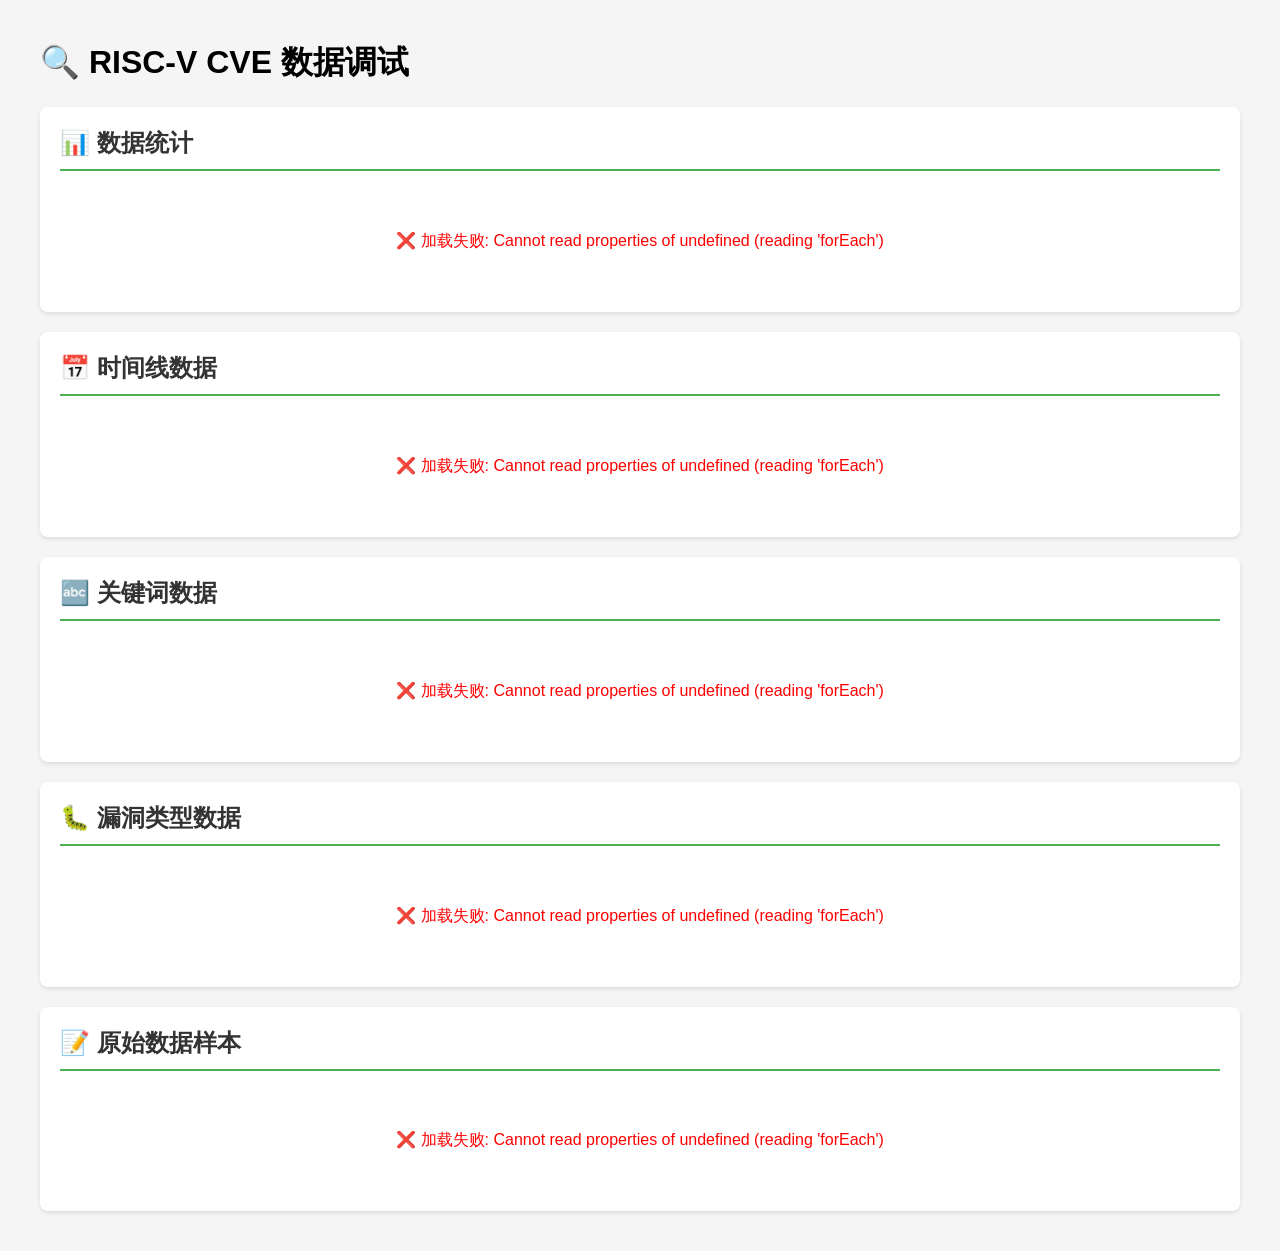
<file: debug.html>
<!DOCTYPE html>
<html lang="zh-CN">
<head>
    <meta charset="UTF-8">
    <meta name="viewport" content="width=device-width, initial-scale=1.0">
    <title>数据调试页面</title>
    <style>
        body {
            font-family: 'Segoe UI', Tahoma, Geneva, Verdana, sans-serif;
            max-width: 1200px;
            margin: 0 auto;
            padding: 20px;
            background: #f5f5f5;
        }
        .debug-section {
            background: white;
            border-radius: 8px;
            padding: 20px;
            margin-bottom: 20px;
            box-shadow: 0 2px 4px rgba(0,0,0,0.1);
        }
        h2 {
            margin-top: 0;
            color: #333;
            border-bottom: 2px solid #4CAF50;
            padding-bottom: 10px;
        }
        pre {
            background: #f8f8f8;
            padding: 15px;
            border-radius: 4px;
            overflow-x: auto;
            font-size: 12px;
            line-height: 1.5;
        }
        .stats {
            display: grid;
            grid-template-columns: repeat(auto-fit, minmax(200px, 1fr));
            gap: 15px;
            margin-top: 15px;
        }
        .stat-card {
            background: linear-gradient(135deg, #667eea 0%, #764ba2 100%);
            color: white;
            padding: 15px;
            border-radius: 8px;
            text-align: center;
        }
        .stat-card .value {
            font-size: 32px;
            font-weight: bold;
            margin: 10px 0;
        }
        .stat-card .label {
            font-size: 14px;
            opacity: 0.9;
        }
        .loading {
            text-align: center;
            padding: 40px;
            color: #999;
        }
    </style>
</head>
<body>
    <h1>🔍 RISC-V CVE 数据调试</h1>
    
    <div class="debug-section">
        <h2>📊 数据统计</h2>
        <div id="stats" class="loading">加载中...</div>
    </div>

    <div class="debug-section">
        <h2>📅 时间线数据</h2>
        <div id="timeline" class="loading">加载中...</div>
    </div>

    <div class="debug-section">
        <h2>🔤 关键词数据</h2>
        <div id="keywords" class="loading">加载中...</div>
    </div>

    <div class="debug-section">
        <h2>🐛 漏洞类型数据</h2>
        <div id="vulnTypes" class="loading">加载中...</div>
    </div>

    <div class="debug-section">
        <h2>📝 原始数据样本</h2>
        <div id="rawData" class="loading">加载中...</div>
    </div>

    <script>
        async function loadData() {
            try {
                // 加载 JSON 数据
                const summaryResponse = await fetch('riscv_cves_classified_summary.json');
                const summaryData = await summaryResponse.json();

                const classifiedResponse = await fetch('riscv_cves_classified.json');
                const classifiedData = await classifiedResponse.json();

                console.log('Summary Data:', summaryData);
                console.log('Classified Data:', classifiedData);

                // 基本统计
                displayStats(summaryData, classifiedData);

                // 时间线数据
                displayTimeline(summaryData);

                // 关键词数据
                displayKeywords(summaryData);

                // 漏洞类型数据
                displayVulnTypes(summaryData);

                // 原始数据样本
                displayRawData(summaryData, classifiedData);

            } catch (error) {
                console.error('加载数据失败:', error);
                document.querySelectorAll('.loading').forEach(el => {
                    el.innerHTML = `<div style="color: red;">❌ 加载失败: ${error.message}</div>`;
                });
            }
        }

        function displayStats(summary, classified) {
            const totalCVEs = summary.total_cves || 0;
            const categories = Object.keys(classified.categories || {}).length;
            const years = new Set();
            
            summary.cves.forEach(cve => {
                const match = cve.cve_id.match(/CVE-(\d{4})-/);
                if (match) years.add(match[1]);
            });

            document.getElementById('stats').innerHTML = `
                <div class="stats">
                    <div class="stat-card">
                        <div class="label">CVE 总数</div>
                        <div class="value">${totalCVEs}</div>
                    </div>
                    <div class="stat-card" style="background: linear-gradient(135deg, #f093fb 0%, #f5576c 100%);">
                        <div class="label">分类数量</div>
                        <div class="value">${categories}</div>
                    </div>
                    <div class="stat-card" style="background: linear-gradient(135deg, #4facfe 0%, #00f2fe 100%);">
                        <div class="label">年份跨度</div>
                        <div class="value">${years.size}</div>
                    </div>
                </div>
            `;
        }

        function displayTimeline(summary) {
            const yearData = {};
            
            summary.cves.forEach(cve => {
                const match = cve.cve_id.match(/CVE-(\d{4})-/);
                if (match) {
                    const year = match[1];
                    yearData[year] = (yearData[year] || 0) + 1;
                }
            });

            const sortedYears = Object.keys(yearData).sort();
            const html = `
                <p><strong>年份范围:</strong> ${sortedYears[0]} - ${sortedYears[sortedYears.length - 1]}</p>
                <pre>${JSON.stringify(yearData, null, 2)}</pre>
            `;

            document.getElementById('timeline').innerHTML = html;
        }

        function displayKeywords(summary) {
            const keywords = {};
            
            summary.cves.forEach(cve => {
                // 从summary提取关键词
                if (cve.summary) {
                    const words = cve.summary.toLowerCase().match(/\b[a-z]{4,}\b/g) || [];
                    words.forEach(word => {
                        keywords[word] = (keywords[word] || 0) + 1;
                    });
                }
                
                // 从key_points提取
                if (cve.key_points) {
                    cve.key_points.forEach(point => {
                        const words = point.toLowerCase().match(/\b[a-z]{4,}\b/g) || [];
                        words.forEach(word => {
                            keywords[word] = (keywords[word] || 0) + 1;
                        });
                    });
                }
            });

            const sortedKeywords = Object.entries(keywords)
                .sort((a, b) => b[1] - a[1])
                .slice(0, 50);

            const html = `
                <p><strong>关键词总数:</strong> ${Object.keys(keywords).length}</p>
                <p><strong>前50个关键词:</strong></p>
                <pre>${JSON.stringify(Object.fromEntries(sortedKeywords), null, 2)}</pre>
            `;

            document.getElementById('keywords').innerHTML = html;
        }

        function displayVulnTypes(summary) {
            const typePatterns = {
                '缓冲区溢出': ['overflow', 'buffer'],
                '权限提升': ['privilege', 'escalation'],
                '拒绝服务': ['denial', 'dos', 'crash'],
                '内存相关': ['memory', 'leak', 'corruption'],
                '空指针': ['null', 'pointer'],
                '代码执行': ['execution', 'code'],
                '信息泄露': ['disclosure', 'information'],
                '访问控制': ['access', 'control']
            };

            const vulnTypes = {};

            summary.cves.forEach(cve => {
                const text = (cve.summary + ' ' + (cve.key_points || []).join(' ')).toLowerCase();
                
                for (const [type, patterns] of Object.entries(typePatterns)) {
                    if (patterns.some(pattern => text.includes(pattern))) {
                        vulnTypes[type] = (vulnTypes[type] || 0) + 1;
                    }
                }
            });

            const html = `
                <p><strong>检测到的漏洞类型:</strong></p>
                <pre>${JSON.stringify(vulnTypes, null, 2)}</pre>
            `;

            document.getElementById('vulnTypes').innerHTML = html;
        }

        function displayRawData(summary, classified) {
            const sampleCVE = summary.cves[0];
            const html = `
                <p><strong>示例 CVE (第一个):</strong></p>
                <pre>${JSON.stringify(sampleCVE, null, 2)}</pre>
                <p><strong>分类结构:</strong></p>
                <pre>${JSON.stringify({
                    categories: Object.keys(classified.categories || {}),
                    metadata: classified.metadata
                }, null, 2)}</pre>
            `;

            document.getElementById('rawData').innerHTML = html;
        }

        // 页面加载时执行
        window.addEventListener('DOMContentLoaded', loadData);
    </script>
</body>
</html>
</file>
